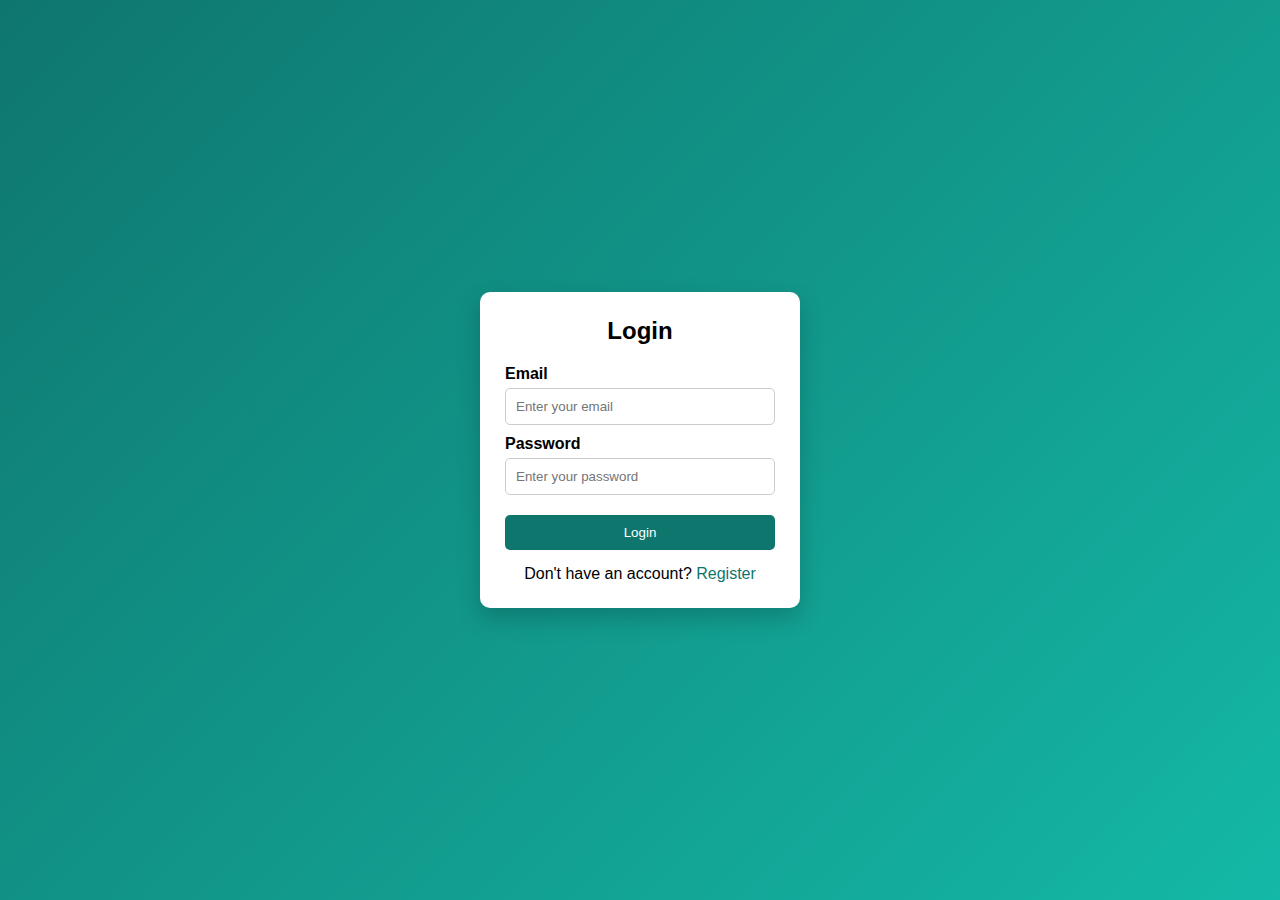
<file: index.html>
<!DOCTYPE html>
<html lang="en">
<head>
<meta charset="UTF-8">
<title>Login</title>
<link rel="stylesheet" href="style.css">
</head>
<body>


<div class="container">
<h2>Login</h2>
<form>
<label>Email</label>
<input type="email" placeholder="Enter your email">


<label>Password</label>
<input type="password" placeholder="Enter your password">


<button type="submit">Login</button>
</form>
<p>Don't have an account? <a href="register.html">Register</a></p>
</div>


</body>
</html>
</file>
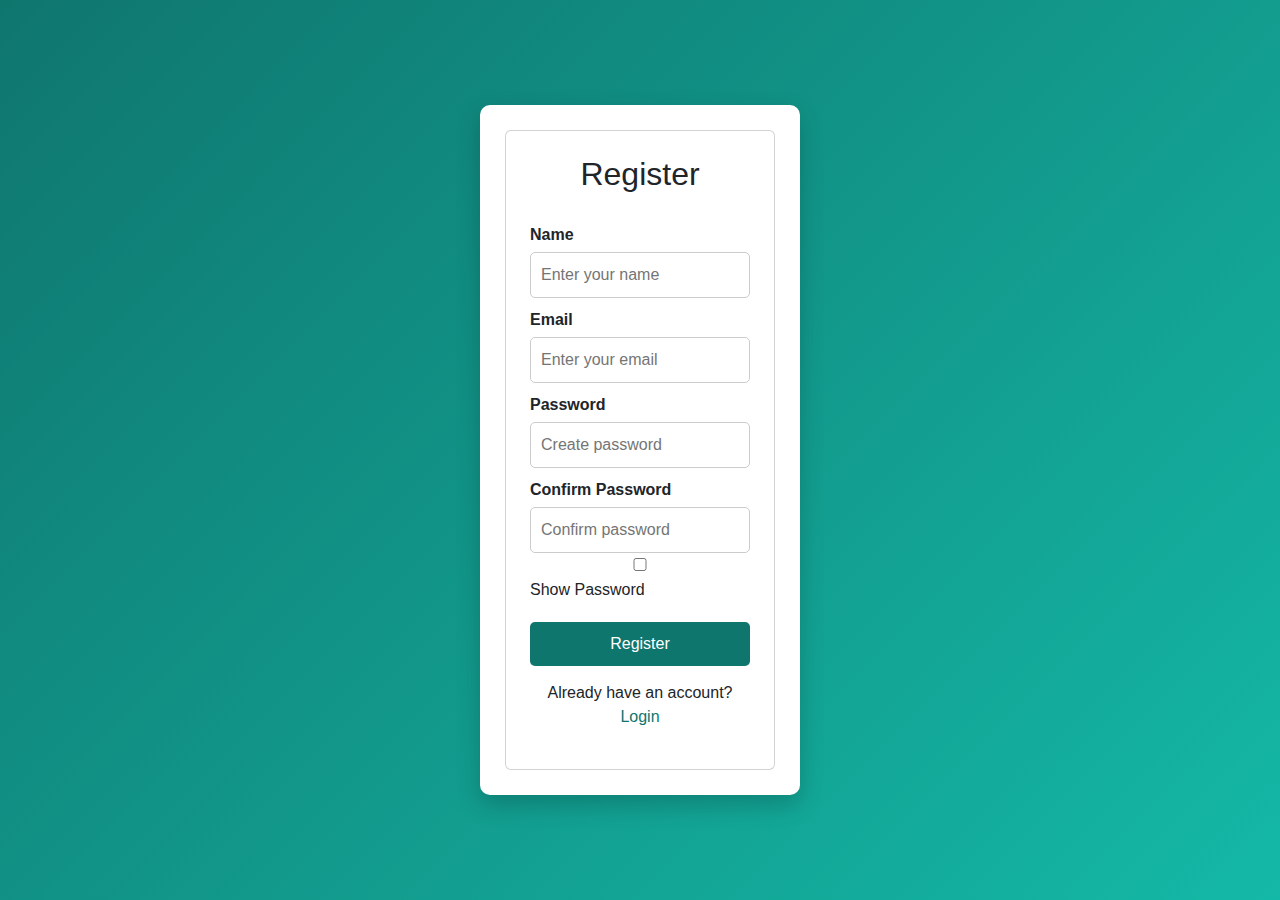
<file: register.html>
<!DOCTYPE html>
<html lang="en">
<head>
    <meta charset="UTF-8">
    <title>Register</title>

    <!-- Bootstrap CSS -->
    <link href="https://cdn.jsdelivr.net/npm/bootstrap@5.3.2/dist/css/bootstrap.min.css" rel="stylesheet">

    <link rel="stylesheet" href="style.css">
</head>
<body>

<div class="container">
    <div class="card p-4">
        <h2 class="text-center">Register</h2>

        <form onsubmit="return registerValidate()">
            <label>Name</label>
            <input type="text" id="name" placeholder="Enter your name">

            <label>Email</label>
            <input type="email" id="email" placeholder="Enter your email" onblur="checkEmail()">
            <small id="emailMsg"></small>

            <label>Password</label>
            <input type="password" id="password" placeholder="Create password">

            <label>Confirm Password</label>
            <input type="password" id="confirmPassword" placeholder="Confirm password">

            <input type="checkbox" onclick="togglePassword('password')">
            Show Password

            <button type="submit">Register</button>
        </form>

        <p>Already have an account? <a href="index.html">Login</a></p>
    </div>
</div>

<script src="script.js"></script>
</body>
</html>
</file>
<file: style.css>
* {
margin: 0;
padding: 0;
box-sizing: border-box;
font-family: Arial, sans-serif;
}


body {
height: 100vh;
background: linear-gradient(135deg, #0f766e, #14b8a6);
display: flex;
justify-content: center;
align-items: center;
}


.container {
background: white;
padding: 25px;
width: 320px;
border-radius: 10px;
box-shadow: 0 10px 25px rgba(0,0,0,0.2);
}
.container h2 {
text-align: center;
margin-bottom: 20px;
}


label {
font-weight: bold;
margin-top: 10px;
display: block;
}


input {
width: 100%;
padding: 10px;
margin-top: 5px;
border-radius: 5px;
border: 1px solid #ccc;
}
button {
width: 100%;
margin-top: 20px;
padding: 10px;
background: #0f766e;
color: white;
border: none;
border-radius: 5px;
cursor: pointer;
}


button:hover {
background: #115e59;
}


p {
margin-top: 15px;
text-align: center;
}
a {
color: #0f766e;
text-decoration: none;
}
</file>
